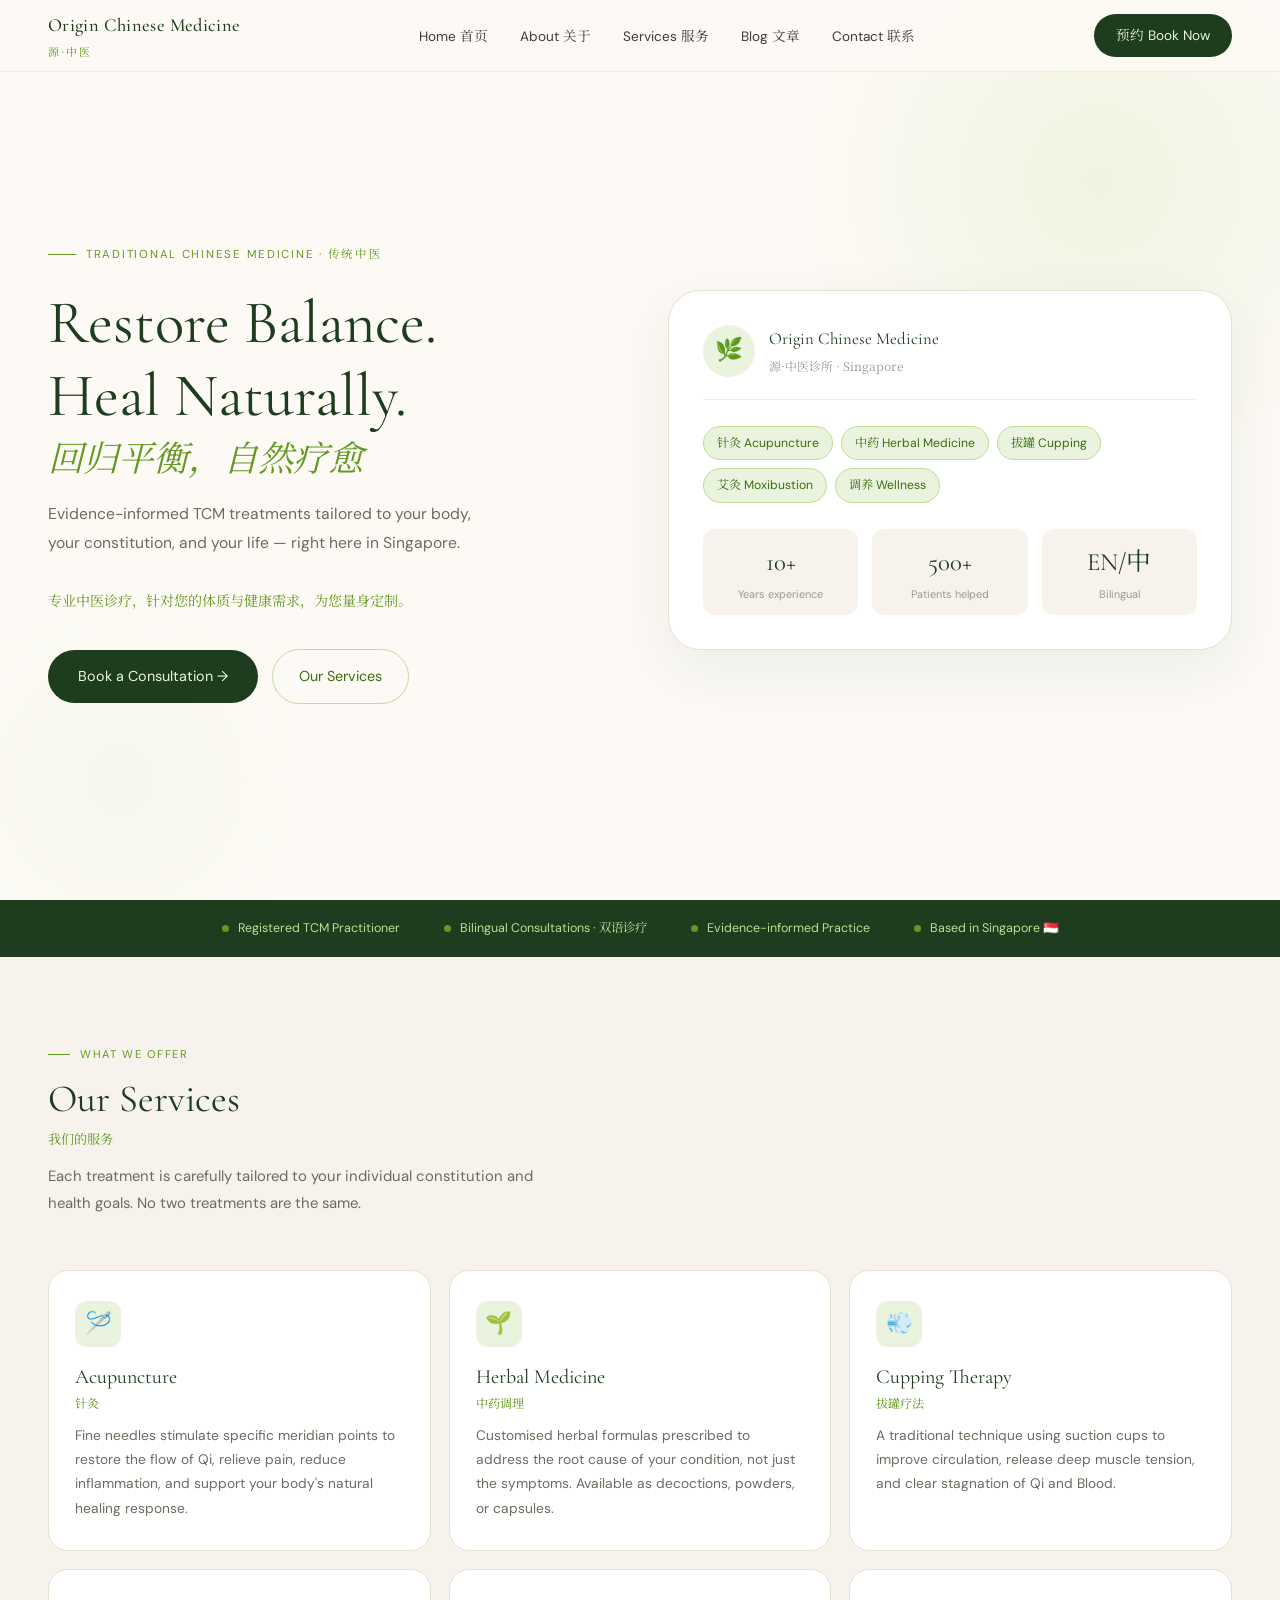
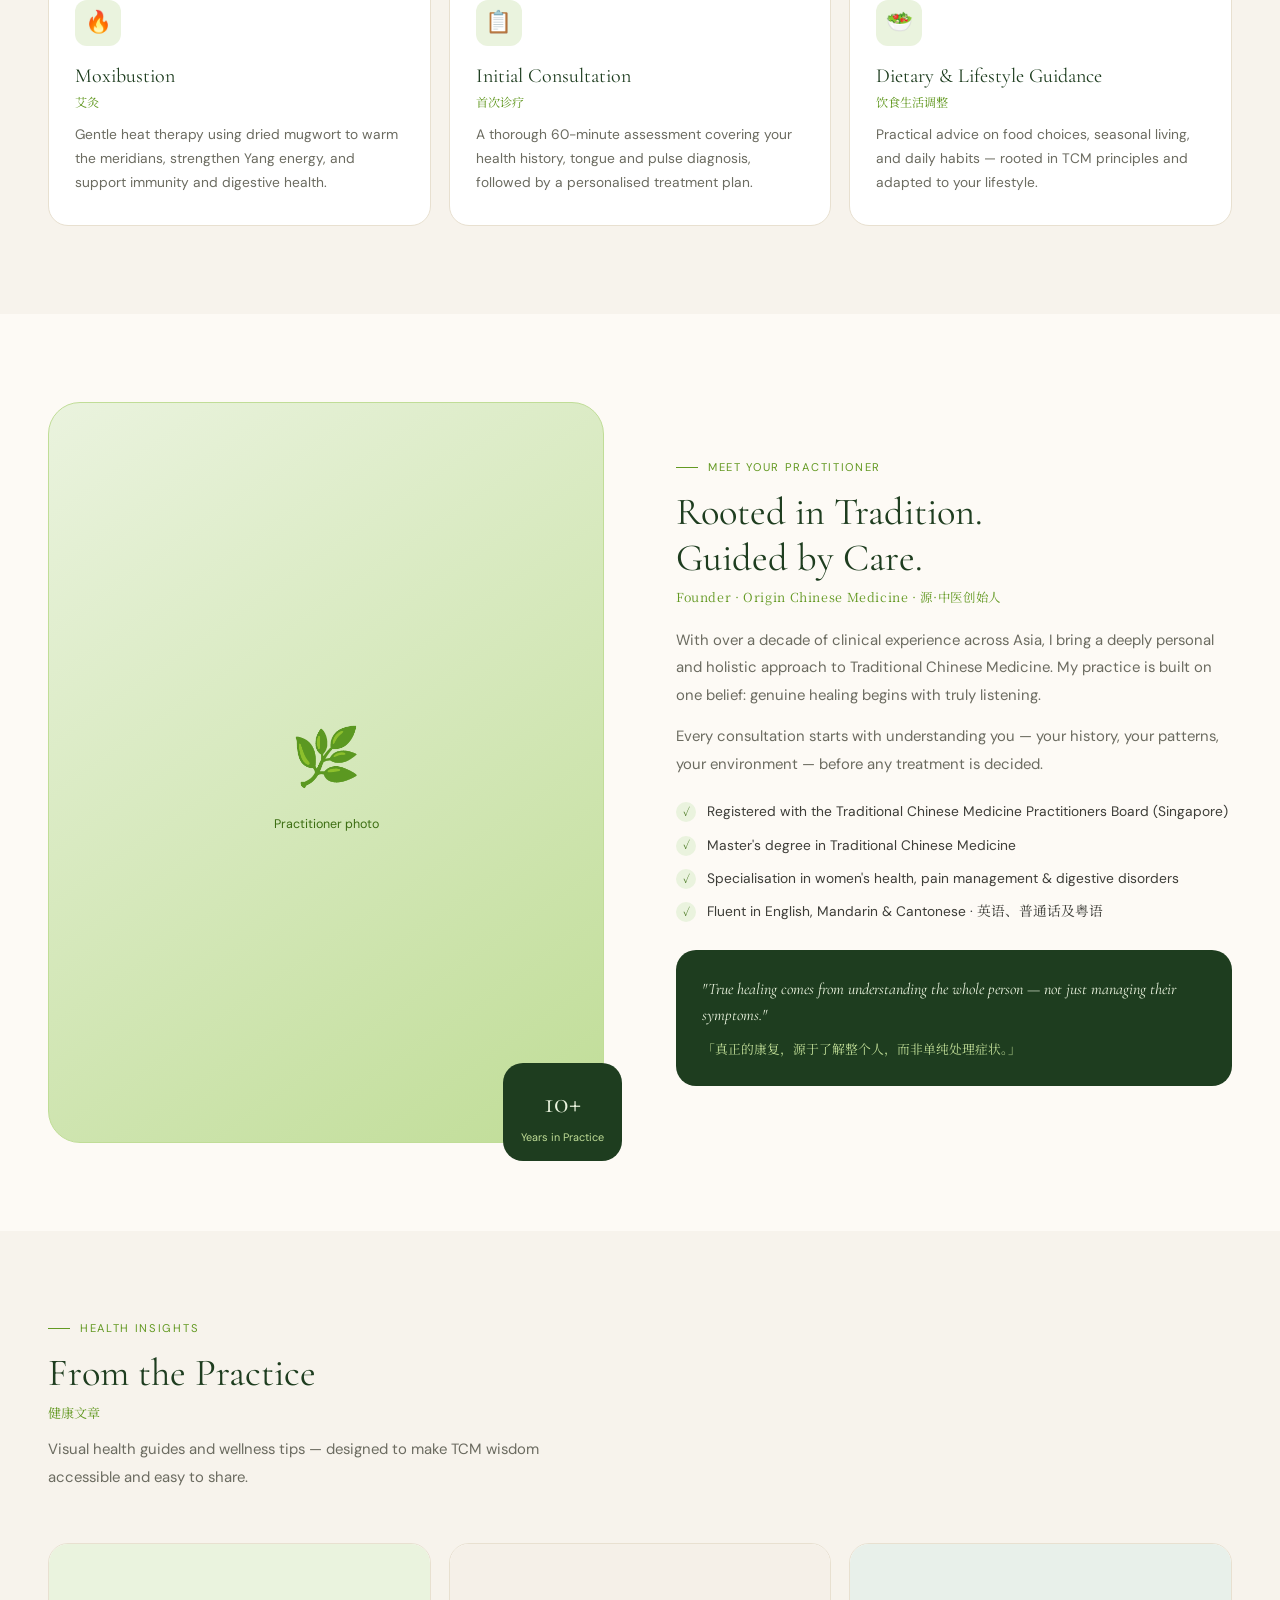
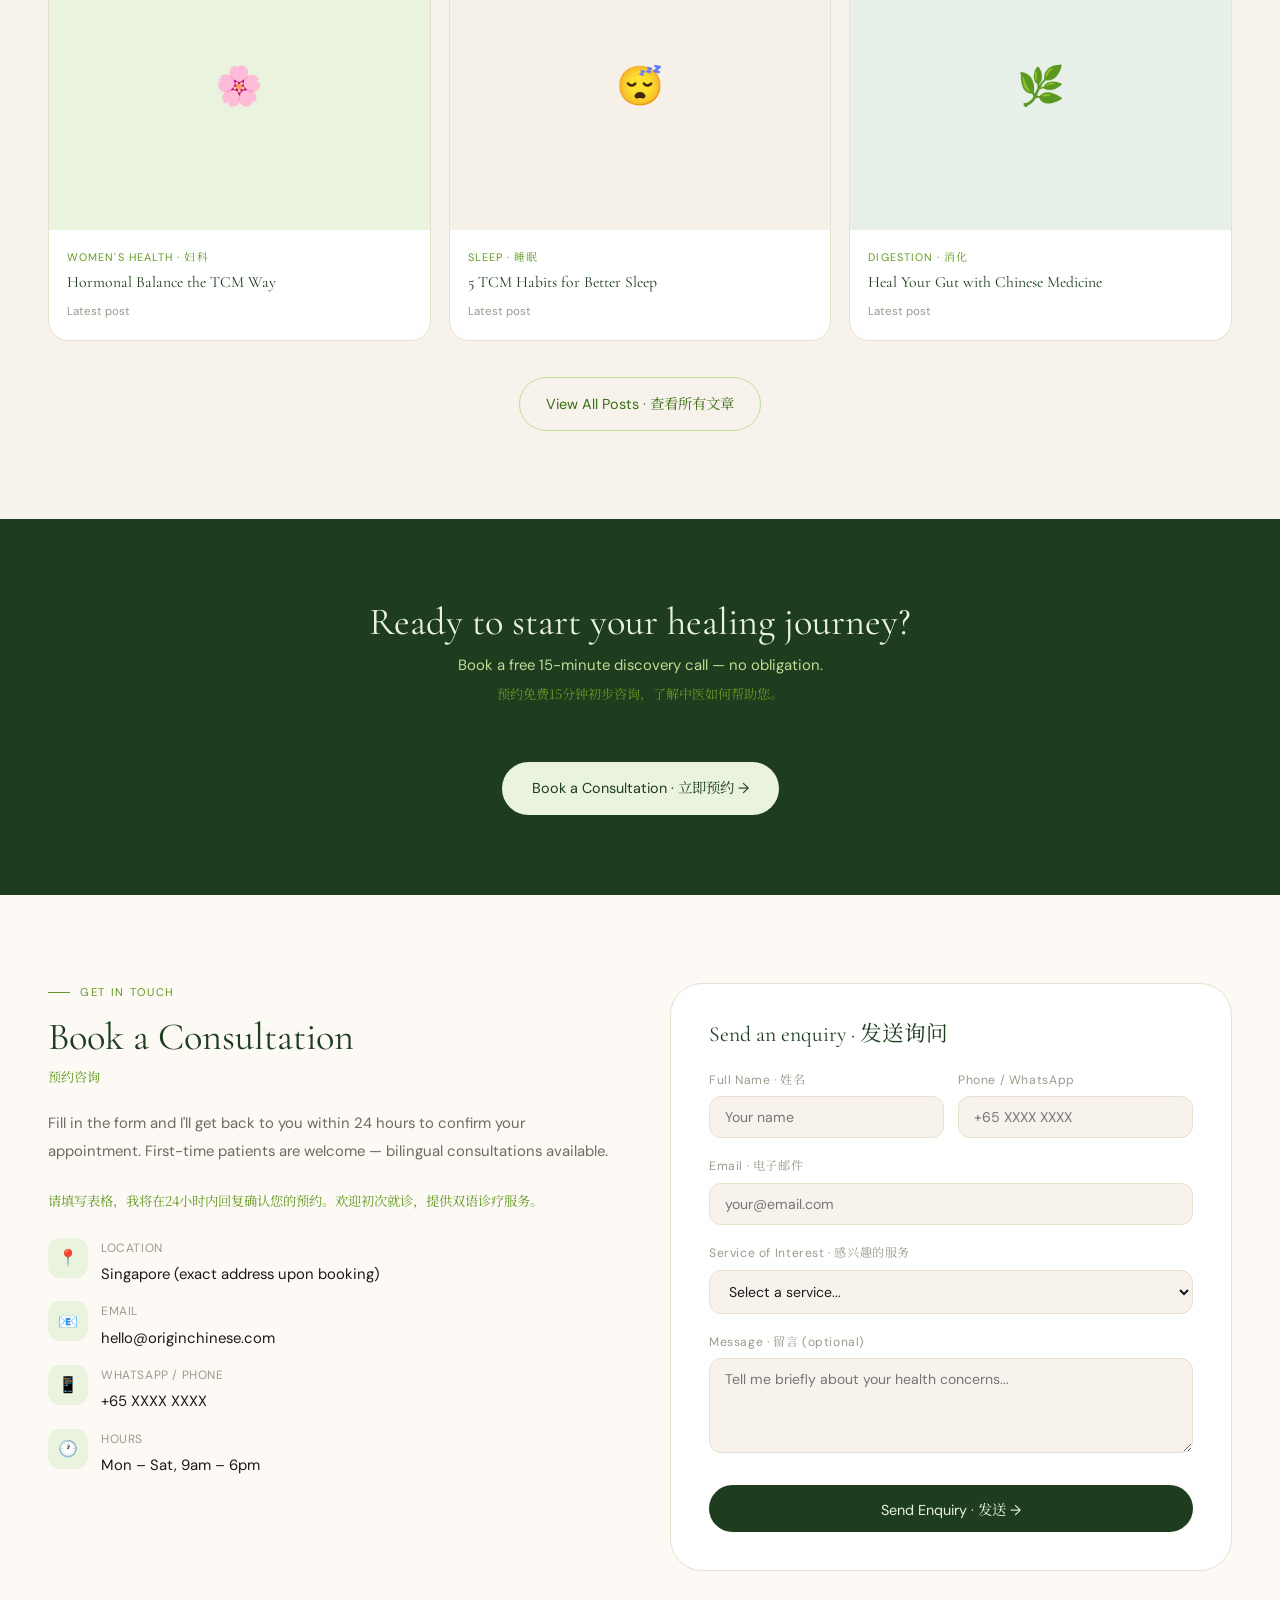
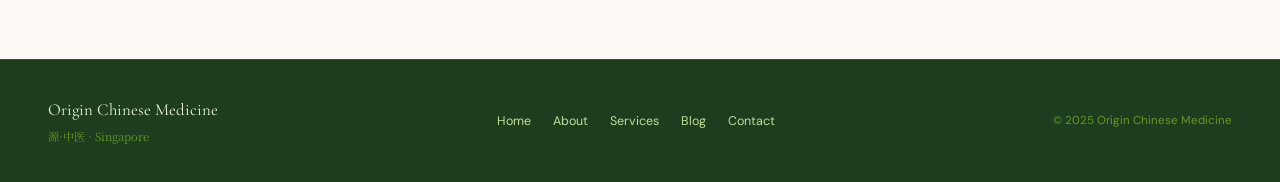
<file: index.html>
<!DOCTYPE html>
<html lang="en">
<head>
  <meta charset="UTF-8" />
  <meta name="viewport" content="width=device-width, initial-scale=1.0" />
  <title>Origin Chinese Medicine | Traditional TCM Singapore | 源·中医</title>
  <meta name="description" content="Origin Chinese Medicine offers professional Traditional Chinese Medicine services in Singapore, including acupuncture, herbal medicine, and holistic wellness consultations. Bilingual in English and Simplified Chinese." />
  <meta name="keywords" content="TCM Singapore, acupuncture Singapore, Chinese medicine Singapore, herbal medicine, 中医 新加坡, 针灸 新加坡" />
  <link rel="preconnect" href="https://fonts.googleapis.com">
  <link rel="preconnect" href="https://fonts.gstatic.com" crossorigin>
  <link href="https://fonts.googleapis.com/css2?family=Cormorant+Garamond:ital,wght@0,300;0,400;0,500;1,300;1,400&family=DM+Sans:wght@300;400;500&family=Noto+Serif+SC:wght@300;400;500&display=swap" rel="stylesheet">
  <style>
    :root {
      --green-deep:  #1E3D1F;
      --green-mid:   #3B6D11;
      --green-soft:  #639922;
      --green-light: #C0DD97;
      --green-pale:  #EAF3DE;
      --beige:       #F7F3EC;
      --beige-dark:  #E8E0D0;
      --cream:       #FDFAF5;
      --text-dark:   #1A1A18;
      --text-mid:    #3D3D38;
      --text-soft:   #6B6B60;
      --text-muted:  #9A9A8E;
      --white:       #FFFFFF;
      --font-display:'Cormorant Garamond','Noto Serif SC',serif;
      --font-body:   'DM Sans','Noto Serif SC',sans-serif;
      --r-sm: 6px; --r-md: 12px; --r-lg: 20px; --r-xl: 32px;
      --t: 0.3s ease;
    }
    *, *::before, *::after { box-sizing: border-box; margin: 0; padding: 0; }
    html { scroll-behavior: smooth; }
    body { font-family: var(--font-body); background: var(--cream); color: var(--text-dark); font-size: 16px; line-height: 1.7; overflow-x: hidden; }
    h1,h2,h3,h4 { font-family: var(--font-display); font-weight: 400; line-height: 1.2; }
    h1 { font-size: clamp(2.2rem,5vw,3.8rem); }
    h2 { font-size: clamp(1.7rem,3vw,2.5rem); }
    h3 { font-size: 1.25rem; }
    a { text-decoration: none; }

    /* NAV */
    nav { position:fixed; top:0; left:0; right:0; z-index:100; display:flex; align-items:center; justify-content:space-between; padding:0 48px; height:72px; background:rgba(253,250,245,0.94); backdrop-filter:blur(12px); border-bottom:1px solid rgba(192,221,151,0.3); transition:box-shadow var(--t); }
    nav.scrolled { box-shadow:0 2px 20px rgba(30,61,31,0.08); }
    .nav-logo { display:flex; flex-direction:column; gap:1px; }
    .nav-logo-en { font-family:var(--font-display); font-size:1.15rem; font-weight:500; color:var(--green-deep); letter-spacing:0.02em; }
    .nav-logo-zh { font-family:'Noto Serif SC',serif; font-size:0.68rem; color:var(--green-soft); letter-spacing:0.15em; }
    .nav-links { display:flex; gap:32px; list-style:none; }
    .nav-links a { font-size:0.85rem; color:var(--text-mid); transition:color var(--t); position:relative; }
    .nav-links a::after { content:''; position:absolute; bottom:-2px; left:0; right:0; height:1px; background:var(--green-soft); transform:scaleX(0); transform-origin:left; transition:transform var(--t); }
    .nav-links a:hover { color:var(--green-mid); }
    .nav-links a:hover::after { transform:scaleX(1); }
    .nav-cta { padding:10px 22px; background:var(--green-deep); color:var(--green-pale); border:none; border-radius:100px; font-family:var(--font-body); font-size:0.85rem; cursor:pointer; transition:background var(--t),transform var(--t); }
    .nav-cta:hover { background:var(--green-mid); transform:translateY(-1px); }
    .hamburger { display:none; flex-direction:column; gap:5px; background:none; border:none; cursor:pointer; padding:4px; }
    .hamburger span { display:block; width:24px; height:1.5px; background:var(--green-deep); transition:var(--t); }
    .mobile-nav { display:none; position:fixed; inset:0; z-index:99; background:var(--cream); flex-direction:column; align-items:center; justify-content:center; gap:32px; }
    .mobile-nav.open { display:flex; }
    .mobile-nav a { font-family:var(--font-display); font-size:1.9rem; color:var(--green-deep); }
    .mobile-nav .close-btn { position:absolute; top:24px; right:40px; background:none; border:none; font-size:1.8rem; color:var(--text-soft); cursor:pointer; }

    /* HERO */
    .hero { min-height:100vh; display:grid; grid-template-columns:1fr 1fr; align-items:center; padding:120px 48px 80px; gap:56px; background:var(--cream); position:relative; overflow:hidden; }
    .hero::before { content:''; position:absolute; top:-120px; right:-120px; width:600px; height:600px; border-radius:50%; background:radial-gradient(circle,rgba(192,221,151,0.22) 0%,transparent 70%); pointer-events:none; }
    .hero::after { content:''; position:absolute; bottom:-80px; left:-80px; width:400px; height:400px; border-radius:50%; background:radial-gradient(circle,rgba(234,243,222,0.35) 0%,transparent 70%); pointer-events:none; }
    .hero-text { position:relative; z-index:1; }
    .hero-eyebrow { display:inline-flex; align-items:center; gap:10px; font-size:0.72rem; letter-spacing:0.15em; text-transform:uppercase; color:var(--green-soft); margin-bottom:22px; }
    .hero-eyebrow::before { content:''; display:block; width:28px; height:1px; background:var(--green-soft); }
    .hero h1 { color:var(--green-deep); margin-bottom:10px; }
    .hero h1 em { font-style:italic; color:var(--green-soft); display:block; font-size:0.58em; margin-top:6px; }
    .hero-desc { font-size:0.98rem; color:var(--text-soft); max-width:440px; margin:18px 0 34px; line-height:1.85; }
    .hero-actions { display:flex; gap:14px; flex-wrap:wrap; align-items:center; }
    .btn-primary { padding:14px 30px; background:var(--green-deep); color:var(--green-pale); border:none; border-radius:100px; font-family:var(--font-body); font-size:0.9rem; cursor:pointer; transition:background var(--t),transform var(--t); display:inline-flex; align-items:center; gap:8px; }
    .btn-primary:hover { background:var(--green-mid); transform:translateY(-2px); }
    .btn-ghost { padding:14px 26px; background:transparent; color:var(--green-mid); border:1px solid var(--green-light); border-radius:100px; font-family:var(--font-body); font-size:0.9rem; cursor:pointer; transition:all var(--t); display:inline-flex; align-items:center; gap:8px; }
    .btn-ghost:hover { background:var(--green-pale); transform:translateY(-2px); }
    .hero-card { background:var(--white); border-radius:var(--r-xl); border:1px solid var(--beige-dark); padding:34px; position:relative; z-index:1; box-shadow:0 20px 60px rgba(30,61,31,0.07); }
    .hero-card-top { display:flex; align-items:center; gap:14px; margin-bottom:26px; padding-bottom:22px; border-bottom:1px solid var(--green-pale); }
    .hero-card-avatar { width:52px; height:52px; border-radius:50%; background:var(--green-pale); display:flex; align-items:center; justify-content:center; font-size:1.4rem; flex-shrink:0; }
    .hero-card-name { font-family:var(--font-display); font-size:1.05rem; color:var(--green-deep); }
    .hero-card-title { font-size:0.75rem; color:var(--text-muted); margin-top:2px; }
    .service-tags { display:flex; flex-wrap:wrap; gap:8px; margin-bottom:26px; }
    .tag { font-size:0.76rem; padding:6px 13px; border-radius:100px; background:var(--green-pale); color:var(--green-mid); border:1px solid var(--green-light); }
    .hero-stats { display:grid; grid-template-columns:1fr 1fr 1fr; gap:14px; }
    .stat-box { text-align:center; padding:12px 8px; background:var(--beige); border-radius:var(--r-md); }
    .stat-num { font-family:var(--font-display); font-size:1.55rem; color:var(--green-deep); }
    .stat-label { font-size:0.68rem; color:var(--text-muted); margin-top:2px; }

    /* TRUST BAR */
    .trust-bar { background:var(--green-deep); padding:18px 48px; display:flex; justify-content:center; gap:44px; flex-wrap:wrap; }
    .trust-item { display:flex; align-items:center; gap:9px; font-size:0.78rem; color:var(--green-light); }
    .trust-dot { width:7px; height:7px; border-radius:50%; background:var(--green-soft); flex-shrink:0; }

    /* SECTIONS */
    section { padding:88px 48px; }
    .section-header { margin-bottom:52px; }
    .eyebrow { font-size:0.7rem; letter-spacing:0.15em; text-transform:uppercase; color:var(--green-soft); margin-bottom:12px; display:flex; align-items:center; gap:10px; }
    .eyebrow::before { content:''; display:block; width:22px; height:1px; background:var(--green-soft); }
    .section-header h2 { color:var(--green-deep); margin-bottom:6px; }
    .zh-caption { font-family:'Noto Serif SC',serif; font-size:0.82rem; color:var(--green-soft); margin-top:4px; }
    .section-sub { font-size:0.93rem; color:var(--text-soft); max-width:520px; margin-top:12px; line-height:1.85; }

    /* SERVICES */
    #services { background:var(--beige); }
    .services-grid { display:grid; grid-template-columns:repeat(3,1fr); gap:18px; }
    .svc-card { background:var(--white); border-radius:var(--r-lg); border:1px solid var(--beige-dark); padding:30px 26px; transition:transform var(--t),border-color var(--t),box-shadow var(--t); }
    .svc-card:hover { transform:translateY(-4px); border-color:var(--green-light); box-shadow:0 12px 36px rgba(30,61,31,0.07); }
    .svc-icon { width:46px; height:46px; border-radius:var(--r-md); background:var(--green-pale); display:flex; align-items:center; justify-content:center; font-size:1.35rem; margin-bottom:18px; }
    .svc-card h3 { font-family:var(--font-display); color:var(--green-deep); margin-bottom:4px; }
    .svc-zh { font-family:'Noto Serif SC',serif; font-size:0.76rem; color:var(--green-soft); margin-bottom:10px; }
    .svc-card p { font-size:0.86rem; color:var(--text-soft); line-height:1.75; }

    /* ABOUT */
    #about { display:grid; grid-template-columns:1fr 1fr; gap:72px; align-items:center; background:var(--cream); }
    .about-img-wrap { position:relative; }
    .about-photo { width:100%; aspect-ratio:3/4; border-radius:var(--r-xl); background:linear-gradient(145deg,var(--green-pale) 0%,var(--green-light) 100%); display:flex; flex-direction:column; align-items:center; justify-content:center; gap:10px; border:1px solid var(--green-light); font-size:3.5rem; }
    .about-photo p { font-size:0.78rem; color:var(--green-mid); font-family:var(--font-body); }
    .about-badge { position:absolute; bottom:-18px; right:-18px; background:var(--green-deep); color:var(--green-pale); padding:14px 18px; border-radius:var(--r-lg); text-align:center; }
    .about-badge .num { font-family:var(--font-display); font-size:1.9rem; }
    .about-badge .lbl { font-size:0.68rem; color:var(--green-light); }
    .about-text h2 { color:var(--green-deep); margin-bottom:6px; }
    .about-role { font-family:'Noto Serif SC',serif; font-size:0.78rem; color:var(--green-soft); margin-bottom:18px; letter-spacing:0.05em; }
    .about-text p { font-size:0.93rem; color:var(--text-soft); line-height:1.85; margin-bottom:14px; }
    .creds { display:flex; flex-direction:column; gap:10px; margin:22px 0; }
    .cred { display:flex; align-items:flex-start; gap:11px; font-size:0.86rem; color:var(--text-mid); }
    .cred-check { width:20px; height:20px; border-radius:50%; background:var(--green-pale); color:var(--green-mid); display:flex; align-items:center; justify-content:center; font-size:0.68rem; flex-shrink:0; margin-top:2px; }
    .philosophy { background:var(--green-deep); border-radius:var(--r-lg); padding:26px; margin-top:26px; }
    .philosophy blockquote { font-family:var(--font-display); font-style:italic; font-size:1rem; color:var(--green-pale); line-height:1.65; margin-bottom:10px; }
    .philosophy .quote-zh { font-family:'Noto Serif SC',serif; font-size:0.8rem; color:var(--green-light); line-height:1.7; }

    /* BLOG PREVIEW */
    #blog-preview { background:var(--beige); padding:88px 48px; }
    .blog-grid { display:grid; grid-template-columns:repeat(3,1fr); gap:18px; }
    .blog-card { background:var(--white); border-radius:var(--r-lg); border:1px solid var(--beige-dark); overflow:hidden; transition:transform var(--t),box-shadow var(--t); cursor:pointer; }
    .blog-card:hover { transform:translateY(-4px); box-shadow:0 12px 36px rgba(30,61,31,0.08); }
    .blog-thumb { width:100%; aspect-ratio:4/3; display:flex; align-items:center; justify-content:center; font-size:2.4rem; }
    .blog-thumb.g1 { background:#EAF3DE; } .blog-thumb.g2 { background:#F5F0E8; } .blog-thumb.g3 { background:#E8F0EA; }
    .blog-body { padding:18px; }
    .blog-tag { font-size:0.68rem; letter-spacing:0.1em; text-transform:uppercase; color:var(--green-soft); margin-bottom:6px; }
    .blog-title { font-family:var(--font-display); font-size:0.98rem; color:var(--green-deep); line-height:1.4; }
    .blog-date { font-size:0.72rem; color:var(--text-muted); margin-top:8px; }
    .blog-center { text-align:center; margin-top:36px; }

    /* CTA BANNER */
    .cta-banner { background:var(--green-deep); padding:80px 48px; text-align:center; }
    .cta-banner h2 { font-family:var(--font-display); color:var(--green-pale); font-size:clamp(1.7rem,3vw,2.5rem); margin-bottom:8px; }
    .cta-banner p { color:var(--green-light); font-size:0.93rem; margin-bottom:4px; }
    .cta-banner .zh { font-family:'Noto Serif SC',serif; color:var(--green-soft); font-size:0.82rem; margin-bottom:30px; }
    .cta-banner .btn-primary { background:var(--green-pale); color:var(--green-deep); }
    .cta-banner .btn-primary:hover { background:var(--white); }

    /* CONTACT */
    #contact { background:var(--cream); }
    .contact-grid { display:grid; grid-template-columns:1fr 1fr; gap:60px; align-items:start; }
    .contact-info h2 { color:var(--green-deep); margin-bottom:6px; }
    .contact-info .zh-sub { font-family:'Noto Serif SC',serif; font-size:0.82rem; color:var(--green-soft); margin-bottom:22px; }
    .contact-info p { font-size:0.93rem; color:var(--text-soft); line-height:1.85; margin-bottom:24px; }
    .contact-details { display:flex; flex-direction:column; gap:14px; }
    .contact-row { display:flex; align-items:flex-start; gap:13px; }
    .contact-icon { width:40px; height:40px; border-radius:var(--r-md); background:var(--green-pale); display:flex; align-items:center; justify-content:center; font-size:1rem; flex-shrink:0; }
    .contact-row-text strong { font-size:0.75rem; color:var(--text-muted); display:block; margin-bottom:2px; font-weight:400; letter-spacing:0.05em; text-transform:uppercase; }
    .contact-row-text span { font-size:0.93rem; color:var(--text-dark); }
    .contact-form-box { background:var(--white); border-radius:var(--r-xl); border:1px solid var(--beige-dark); padding:38px; }
    .contact-form-box h3 { font-family:var(--font-display); font-size:1.35rem; color:var(--green-deep); margin-bottom:22px; }
    .form-group { margin-bottom:18px; }
    .form-group label { display:block; font-size:0.76rem; color:var(--text-muted); margin-bottom:6px; letter-spacing:0.05em; }
    .form-group input, .form-group select, .form-group textarea { width:100%; padding:11px 15px; background:var(--beige); border:1px solid var(--beige-dark); border-radius:var(--r-md); font-family:var(--font-body); font-size:0.88rem; color:var(--text-dark); transition:border-color var(--t); outline:none; resize:vertical; }
    .form-group input:focus, .form-group select:focus, .form-group textarea:focus { border-color:var(--green-soft); background:var(--white); }
    .form-group textarea { min-height:95px; }
    .form-row { display:grid; grid-template-columns:1fr 1fr; gap:14px; }
    .form-submit { width:100%; padding:13px; background:var(--green-deep); color:var(--green-pale); border:none; border-radius:100px; font-family:var(--font-body); font-size:0.9rem; cursor:pointer; margin-top:6px; transition:background var(--t); }
    .form-submit:hover { background:var(--green-mid); }
    .form-success { display:none; text-align:center; padding:24px; color:var(--green-mid); font-size:0.9rem; }

    /* FOOTER */
    footer { background:var(--green-deep); border-top:1px solid rgba(192,221,151,0.15); padding:36px 48px; display:flex; justify-content:space-between; align-items:center; flex-wrap:wrap; gap:18px; }
    .footer-logo-en { font-family:var(--font-display); font-size:1.05rem; color:var(--green-pale); }
    .footer-logo-zh { font-family:'Noto Serif SC',serif; font-size:0.7rem; color:var(--green-soft); margin-top:2px; }
    .footer-links { display:flex; gap:22px; }
    .footer-links a { font-size:0.78rem; color:var(--green-light); transition:color var(--t); }
    .footer-links a:hover { color:var(--green-pale); }
    .footer-copy { font-size:0.72rem; color:var(--green-soft); }

    /* FADE IN */
    .fade-in { opacity:0; transform:translateY(22px); transition:opacity 0.65s ease,transform 0.65s ease; }
    .fade-in.visible { opacity:1; transform:translateY(0); }

    /* RESPONSIVE */
    @media(max-width:900px){
      nav { padding:0 24px; }
      .nav-links,.nav-cta { display:none; }
      .hamburger { display:flex; }
      .hero { grid-template-columns:1fr; padding:100px 24px 60px; gap:36px; text-align:center; }
      .hero-desc { margin:18px auto 32px; }
      .hero-actions { justify-content:center; }
      .trust-bar { padding:18px 24px; gap:18px; }
      section { padding:64px 24px; }
      #blog-preview { padding:64px 24px; }
      .services-grid { grid-template-columns:1fr 1fr; }
      #about { grid-template-columns:1fr; gap:44px; }
      .about-badge { bottom:14px; right:14px; }
      .blog-grid { grid-template-columns:1fr 1fr; }
      .contact-grid { grid-template-columns:1fr; gap:36px; }
      .cta-banner { padding:60px 24px; }
      footer { padding:28px 24px; flex-direction:column; text-align:center; }
      .footer-links { flex-wrap:wrap; justify-content:center; }
    }
    @media(max-width:560px){
      .services-grid,.blog-grid { grid-template-columns:1fr; }
      .form-row { grid-template-columns:1fr; }
    }
  </style>
</head>
<body>

<!-- MOBILE NAV -->
<div class="mobile-nav" id="mobileNav">
  <button class="close-btn" onclick="closeMobileNav()">✕</button>
  <a href="#home" onclick="closeMobileNav()">Home 首页</a>
  <a href="#about" onclick="closeMobileNav()">About 关于</a>
  <a href="#services" onclick="closeMobileNav()">Services 服务</a>
  <a href="blog.html" onclick="closeMobileNav()">Blog 文章</a>
  <a href="#contact" onclick="closeMobileNav()">Contact 联系</a>
</div>

<!-- NAV -->
<nav id="mainNav">
  <a href="index.html" class="nav-logo">
    <span class="nav-logo-en">Origin Chinese Medicine</span>
    <span class="nav-logo-zh">源·中医</span>
  </a>
  <ul class="nav-links">
    <li><a href="#home">Home 首页</a></li>
    <li><a href="#about">About 关于</a></li>
    <li><a href="#services">Services 服务</a></li>
    <li><a href="blog.html">Blog 文章</a></li>
    <li><a href="#contact">Contact 联系</a></li>
  </ul>
  <a href="#contact" class="nav-cta">预约 Book Now</a>
  <button class="hamburger" onclick="openMobileNav()"><span></span><span></span><span></span></button>
</nav>

<!-- HERO -->
<section class="hero" id="home">
  <div class="hero-text fade-in">
    <div class="hero-eyebrow">Traditional Chinese Medicine · 传统中医</div>
    <h1>Restore Balance.<br>Heal Naturally.<em>回归平衡，自然疗愈</em></h1>
    <p class="hero-desc">
      Evidence-informed TCM treatments tailored to your body, your constitution, and your life — right here in Singapore.<br><br>
      <span style="font-family:'Noto Serif SC',serif; font-size:0.88rem; color:var(--green-soft);">专业中医诊疗，针对您的体质与健康需求，为您量身定制。</span>
    </p>
    <div class="hero-actions">
      <a href="#contact" class="btn-primary">Book a Consultation →</a>
      <a href="#services" class="btn-ghost">Our Services</a>
    </div>
  </div>
  <div class="hero-card fade-in" style="transition-delay:0.2s">
    <div class="hero-card-top">
      <div class="hero-card-avatar">🌿</div>
      <div>
        <div class="hero-card-name">Origin Chinese Medicine</div>
        <div class="hero-card-title" style="font-family:'Noto Serif SC',serif">源·中医诊所 · Singapore</div>
      </div>
    </div>
    <div class="service-tags">
      <span class="tag">针灸 Acupuncture</span>
      <span class="tag">中药 Herbal Medicine</span>
      <span class="tag">拔罐 Cupping</span>
      <span class="tag">艾灸 Moxibustion</span>
      <span class="tag">调养 Wellness</span>
    </div>
    <div class="hero-stats">
      <div class="stat-box"><div class="stat-num">10+</div><div class="stat-label">Years experience</div></div>
      <div class="stat-box"><div class="stat-num">500+</div><div class="stat-label">Patients helped</div></div>
      <div class="stat-box"><div class="stat-num">EN/中</div><div class="stat-label">Bilingual</div></div>
    </div>
  </div>
</section>

<!-- TRUST BAR -->
<div class="trust-bar">
  <div class="trust-item"><div class="trust-dot"></div>Registered TCM Practitioner</div>
  <div class="trust-item"><div class="trust-dot"></div>Bilingual Consultations · 双语诊疗</div>
  <div class="trust-item"><div class="trust-dot"></div>Evidence-informed Practice</div>
  <div class="trust-item"><div class="trust-dot"></div>Based in Singapore 🇸🇬</div>
</div>

<!-- SERVICES -->
<section id="services">
  <div class="section-header fade-in">
    <div class="eyebrow">What we offer</div>
    <h2>Our Services</h2>
    <div class="zh-caption">我们的服务</div>
    <p class="section-sub">Each treatment is carefully tailored to your individual constitution and health goals. No two treatments are the same.</p>
  </div>
  <div class="services-grid">
    <div class="svc-card fade-in"><div class="svc-icon">🪡</div><h3>Acupuncture</h3><div class="svc-zh">针灸</div><p>Fine needles stimulate specific meridian points to restore the flow of Qi, relieve pain, reduce inflammation, and support your body's natural healing response.</p></div>
    <div class="svc-card fade-in" style="transition-delay:0.1s"><div class="svc-icon">🌱</div><h3>Herbal Medicine</h3><div class="svc-zh">中药调理</div><p>Customised herbal formulas prescribed to address the root cause of your condition, not just the symptoms. Available as decoctions, powders, or capsules.</p></div>
    <div class="svc-card fade-in" style="transition-delay:0.2s"><div class="svc-icon">💨</div><h3>Cupping Therapy</h3><div class="svc-zh">拔罐疗法</div><p>A traditional technique using suction cups to improve circulation, release deep muscle tension, and clear stagnation of Qi and Blood.</p></div>
    <div class="svc-card fade-in"><div class="svc-icon">🔥</div><h3>Moxibustion</h3><div class="svc-zh">艾灸</div><p>Gentle heat therapy using dried mugwort to warm the meridians, strengthen Yang energy, and support immunity and digestive health.</p></div>
    <div class="svc-card fade-in" style="transition-delay:0.1s"><div class="svc-icon">📋</div><h3>Initial Consultation</h3><div class="svc-zh">首次诊疗</div><p>A thorough 60-minute assessment covering your health history, tongue and pulse diagnosis, followed by a personalised treatment plan.</p></div>
    <div class="svc-card fade-in" style="transition-delay:0.2s"><div class="svc-icon">🥗</div><h3>Dietary &amp; Lifestyle Guidance</h3><div class="svc-zh">饮食生活调整</div><p>Practical advice on food choices, seasonal living, and daily habits — rooted in TCM principles and adapted to your lifestyle.</p></div>
  </div>
</section>

<!-- ABOUT -->
<section id="about">
  <div class="about-img-wrap fade-in">
    <div class="about-photo"><span>🌿</span><p>Practitioner photo</p></div>
    <div class="about-badge"><div class="num">10+</div><div class="lbl">Years in Practice</div></div>
  </div>
  <div class="about-text fade-in" style="transition-delay:0.15s">
    <div class="eyebrow">Meet your practitioner</div>
    <h2>Rooted in Tradition.<br>Guided by Care.</h2>
    <div class="about-role">Founder · Origin Chinese Medicine · 源·中医创始人</div>
    <p>With over a decade of clinical experience across Asia, I bring a deeply personal and holistic approach to Traditional Chinese Medicine. My practice is built on one belief: genuine healing begins with truly listening.</p>
    <p>Every consultation starts with understanding you — your history, your patterns, your environment — before any treatment is decided.</p>
    <div class="creds">
      <div class="cred"><div class="cred-check">✓</div>Registered with the Traditional Chinese Medicine Practitioners Board (Singapore)</div>
      <div class="cred"><div class="cred-check">✓</div>Master's degree in Traditional Chinese Medicine</div>
      <div class="cred"><div class="cred-check">✓</div>Specialisation in women's health, pain management &amp; digestive disorders</div>
      <div class="cred"><div class="cred-check">✓</div>Fluent in English, Mandarin &amp; Cantonese · 英语、普通话及粤语</div>
    </div>
    <div class="philosophy">
      <blockquote>"True healing comes from understanding the whole person — not just managing their symptoms."</blockquote>
      <div class="quote-zh">「真正的康复，源于了解整个人，而非单纯处理症状。」</div>
    </div>
  </div>
</section>

<!-- BLOG PREVIEW -->
<section id="blog-preview">
  <div class="section-header fade-in">
    <div class="eyebrow">Health insights</div>
    <h2>From the Practice</h2>
    <div class="zh-caption">健康文章</div>
    <p class="section-sub">Visual health guides and wellness tips — designed to make TCM wisdom accessible and easy to share.</p>
  </div>
  <div class="blog-grid">
    <div class="blog-card fade-in"><div class="blog-thumb g1">🌸</div><div class="blog-body"><div class="blog-tag">Women's Health · 妇科</div><div class="blog-title">Hormonal Balance the TCM Way</div><div class="blog-date">Latest post</div></div></div>
    <div class="blog-card fade-in" style="transition-delay:0.1s"><div class="blog-thumb g2">😴</div><div class="blog-body"><div class="blog-tag">Sleep · 睡眠</div><div class="blog-title">5 TCM Habits for Better Sleep</div><div class="blog-date">Latest post</div></div></div>
    <div class="blog-card fade-in" style="transition-delay:0.2s"><div class="blog-thumb g3">🌿</div><div class="blog-body"><div class="blog-tag">Digestion · 消化</div><div class="blog-title">Heal Your Gut with Chinese Medicine</div><div class="blog-date">Latest post</div></div></div>
  </div>
  <div class="blog-center"><a href="blog.html" class="btn-ghost">View All Posts · 查看所有文章</a></div>
</section>

<!-- CTA -->
<section class="cta-banner">
  <h2>Ready to start your healing journey?</h2>
  <p>Book a free 15-minute discovery call — no obligation.</p>
  <p class="zh">预约免费15分钟初步咨询，了解中医如何帮助您。</p><br>
  <a href="#contact" class="btn-primary">Book a Consultation · 立即预约 →</a>
</section>

<!-- CONTACT -->
<section id="contact">
  <div class="contact-grid">
    <div class="contact-info fade-in">
      <div class="eyebrow">Get in touch</div>
      <h2>Book a Consultation</h2>
      <div class="zh-sub">预约咨询</div>
      <p>Fill in the form and I'll get back to you within 24 hours to confirm your appointment. First-time patients are welcome — bilingual consultations available.</p>
      <p style="font-family:'Noto Serif SC',serif; font-size:0.83rem; color:var(--green-soft);">请填写表格，我将在24小时内回复确认您的预约。欢迎初次就诊，提供双语诊疗服务。</p>
      <div class="contact-details" style="margin-top:24px">
        <div class="contact-row"><div class="contact-icon">📍</div><div class="contact-row-text"><strong>Location</strong><span>Singapore (exact address upon booking)</span></div></div>
        <div class="contact-row"><div class="contact-icon">📧</div><div class="contact-row-text"><strong>Email</strong><span>hello@originchinese.com</span></div></div>
        <div class="contact-row"><div class="contact-icon">📱</div><div class="contact-row-text"><strong>WhatsApp / Phone</strong><span>+65 XXXX XXXX</span></div></div>
        <div class="contact-row"><div class="contact-icon">🕐</div><div class="contact-row-text"><strong>Hours</strong><span>Mon – Sat, 9am – 6pm</span></div></div>
      </div>
    </div>
    <div class="contact-form-box fade-in" style="transition-delay:0.15s">
      <h3>Send an enquiry · 发送询问</h3>
      <div id="enquiryForm">
        <div class="form-row">
          <div class="form-group"><label>Full Name · 姓名</label><input type="text" placeholder="Your name" /></div>
          <div class="form-group"><label>Phone / WhatsApp</label><input type="tel" placeholder="+65 XXXX XXXX" /></div>
        </div>
        <div class="form-group"><label>Email · 电子邮件</label><input type="email" placeholder="your@email.com" /></div>
        <div class="form-group">
          <label>Service of Interest · 感兴趣的服务</label>
          <select>
            <option value="">Select a service...</option>
            <option>Initial Consultation 首次诊疗</option>
            <option>Acupuncture 针灸</option>
            <option>Herbal Medicine 中药</option>
            <option>Cupping 拔罐</option>
            <option>Moxibustion 艾灸</option>
            <option>General Enquiry 一般询问</option>
          </select>
        </div>
        <div class="form-group"><label>Message · 留言 (optional)</label><textarea placeholder="Tell me briefly about your health concerns..."></textarea></div>
        <button class="form-submit" onclick="submitForm()">Send Enquiry · 发送 →</button>
      </div>
      <div class="form-success" id="formSuccess">
        <div style="font-size:2rem;margin-bottom:10px">🌿</div>
        <strong>Thank you! 谢谢！</strong><br>
        I'll be in touch within 24 hours to confirm your appointment.
      </div>
    </div>
  </div>
</section>

<!-- FOOTER -->
<footer>
  <div><div class="footer-logo-en">Origin Chinese Medicine</div><div class="footer-logo-zh">源·中医 · Singapore</div></div>
  <div class="footer-links">
    <a href="#home">Home</a><a href="#about">About</a><a href="#services">Services</a><a href="blog.html">Blog</a><a href="#contact">Contact</a>
  </div>
  <div class="footer-copy">© 2025 Origin Chinese Medicine</div>
</footer>

<script>
  window.addEventListener('scroll',()=>{ document.getElementById('mainNav').classList.toggle('scrolled',window.scrollY>20); });
  function openMobileNav(){ document.getElementById('mobileNav').classList.add('open'); }
  function closeMobileNav(){ document.getElementById('mobileNav').classList.remove('open'); }
  const obs = new IntersectionObserver((entries)=>{ entries.forEach(e=>{ if(e.isIntersecting) e.target.classList.add('visible'); }); },{threshold:0.1});
  document.querySelectorAll('.fade-in').forEach(el=>obs.observe(el));
  function submitForm(){ document.getElementById('enquiryForm').style.display='none'; document.getElementById('formSuccess').style.display='block'; }
</script>
</body>
</html>
</file>
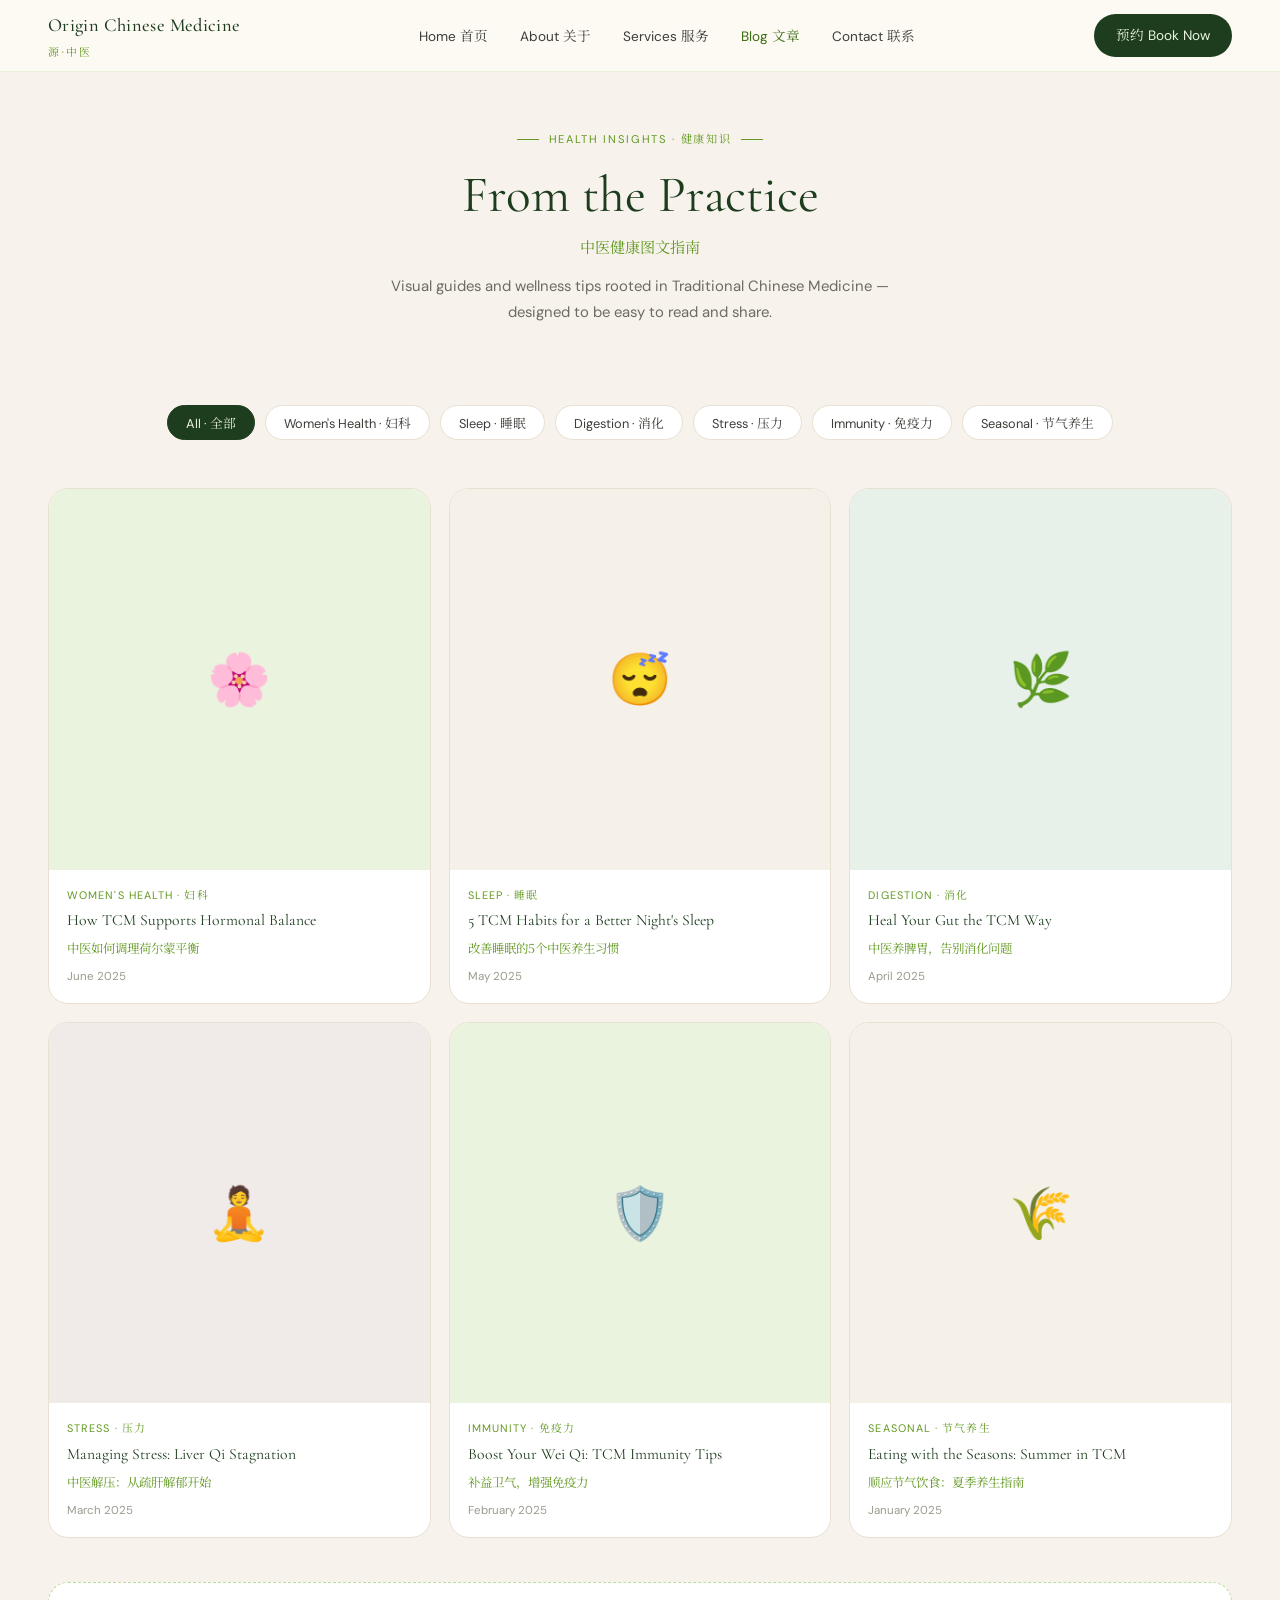
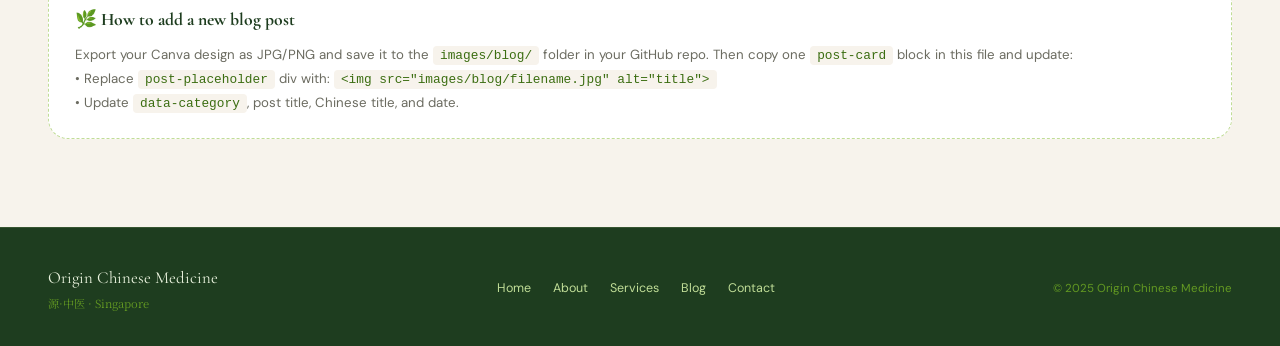
<file: blog.html>
<!DOCTYPE html>
<html lang="en">
<head>
  <meta charset="UTF-8" />
  <meta name="viewport" content="width=device-width, initial-scale=1.0" />
  <title>Health Blog | Origin Chinese Medicine | 健康文章</title>
  <meta name="description" content="Visual health guides and TCM wellness tips from Origin Chinese Medicine Singapore." />
  <link rel="preconnect" href="https://fonts.googleapis.com">
  <link rel="preconnect" href="https://fonts.gstatic.com" crossorigin>
  <link href="https://fonts.googleapis.com/css2?family=Cormorant+Garamond:ital,wght@0,300;0,400;0,500;1,300;1,400&family=DM+Sans:wght@300;400;500&family=Noto+Serif+SC:wght@300;400;500&display=swap" rel="stylesheet">
  <style>
    :root {
      --green-deep:#1E3D1F; --green-mid:#3B6D11; --green-soft:#639922;
      --green-light:#C0DD97; --green-pale:#EAF3DE; --beige:#F7F3EC;
      --beige-dark:#E8E0D0; --cream:#FDFAF5; --text-dark:#1A1A18;
      --text-mid:#3D3D38; --text-soft:#6B6B60; --text-muted:#9A9A8E; --white:#FFFFFF;
      --font-display:'Cormorant Garamond','Noto Serif SC',serif;
      --font-body:'DM Sans','Noto Serif SC',sans-serif;
      --r-md:12px; --r-lg:20px; --r-xl:32px; --t:0.3s ease;
    }
    *,*::before,*::after{box-sizing:border-box;margin:0;padding:0;}
    html{scroll-behavior:smooth;}
    body{font-family:var(--font-body);background:var(--cream);color:var(--text-dark);font-size:16px;line-height:1.7;overflow-x:hidden;}
    h1,h2,h3{font-family:var(--font-display);font-weight:400;line-height:1.2;}
    a{text-decoration:none;}

    /* NAV */
    nav{position:fixed;top:0;left:0;right:0;z-index:100;display:flex;align-items:center;justify-content:space-between;padding:0 48px;height:72px;background:rgba(253,250,245,0.94);backdrop-filter:blur(12px);border-bottom:1px solid rgba(192,221,151,0.3);transition:box-shadow var(--t);}
    nav.scrolled{box-shadow:0 2px 20px rgba(30,61,31,0.08);}
    .nav-logo{display:flex;flex-direction:column;gap:1px;}
    .nav-logo-en{font-family:var(--font-display);font-size:1.15rem;font-weight:500;color:var(--green-deep);letter-spacing:0.02em;}
    .nav-logo-zh{font-family:'Noto Serif SC',serif;font-size:0.68rem;color:var(--green-soft);letter-spacing:0.15em;}
    .nav-links{display:flex;gap:32px;list-style:none;}
    .nav-links a{font-size:0.85rem;color:var(--text-mid);transition:color var(--t);}
    .nav-links a:hover,.nav-links a.active{color:var(--green-mid);}
    .nav-cta{padding:10px 22px;background:var(--green-deep);color:var(--green-pale);border:none;border-radius:100px;font-family:var(--font-body);font-size:0.85rem;cursor:pointer;transition:background var(--t);}
    .nav-cta:hover{background:var(--green-mid);}
    .hamburger{display:none;flex-direction:column;gap:5px;background:none;border:none;cursor:pointer;padding:4px;}
    .hamburger span{display:block;width:24px;height:1.5px;background:var(--green-deep);}
    .mobile-nav{display:none;position:fixed;inset:0;z-index:99;background:var(--cream);flex-direction:column;align-items:center;justify-content:center;gap:32px;}
    .mobile-nav.open{display:flex;}
    .mobile-nav a{font-family:var(--font-display);font-size:1.9rem;color:var(--green-deep);}
    .mobile-nav .close-btn{position:absolute;top:24px;right:40px;background:none;border:none;font-size:1.8rem;color:var(--text-soft);cursor:pointer;}

    /* BLOG HERO */
    .blog-hero{padding:130px 48px 52px;background:var(--beige);text-align:center;}
    .eyebrow{font-size:0.7rem;letter-spacing:0.15em;text-transform:uppercase;color:var(--green-soft);display:flex;align-items:center;justify-content:center;gap:10px;margin-bottom:16px;}
    .eyebrow::before{content:'';display:block;width:22px;height:1px;background:var(--green-soft);}
    .eyebrow::after{content:'';display:block;width:22px;height:1px;background:var(--green-soft);}
    .blog-hero h1{font-size:clamp(2rem,4vw,3.2rem);color:var(--green-deep);margin-bottom:8px;}
    .blog-hero .zh-sub{font-family:'Noto Serif SC',serif;font-size:0.95rem;color:var(--green-soft);margin-bottom:14px;}
    .blog-hero p{font-size:0.93rem;color:var(--text-soft);max-width:500px;margin:0 auto;}

    /* FILTER */
    .filter-bar{display:flex;justify-content:center;flex-wrap:wrap;gap:10px;padding:28px 48px 0;background:var(--beige);}
    .filter-btn{padding:7px 18px;border-radius:100px;font-size:0.8rem;border:1px solid var(--beige-dark);background:var(--white);color:var(--text-mid);cursor:pointer;transition:all 0.2s;font-family:var(--font-body);}
    .filter-btn:hover,.filter-btn.active{background:var(--green-deep);color:var(--green-pale);border-color:var(--green-deep);}

    /* GRID */
    .blog-section{padding:48px 48px 88px;background:var(--beige);}
    .posts-grid{display:grid;grid-template-columns:repeat(3,1fr);gap:18px;}
    .post-card{background:var(--white);border-radius:var(--r-lg);border:1px solid var(--beige-dark);overflow:hidden;cursor:pointer;transition:transform 0.25s,box-shadow 0.25s;}
    .post-card:hover{transform:translateY(-6px);box-shadow:0 16px 44px rgba(30,61,31,0.1);}
    .post-card img{width:100%;display:block;object-fit:cover;aspect-ratio:1/1;background:var(--green-pale);}
    .post-placeholder{width:100%;aspect-ratio:1/1;display:flex;align-items:center;justify-content:center;font-size:3.2rem;}
    .c1{background:#EAF3DE;} .c2{background:#F5F0E8;} .c3{background:#E8F0EA;} .c4{background:#F0EAE8;}
    .post-meta{padding:16px 18px;}
    .post-category{font-size:0.68rem;letter-spacing:0.1em;text-transform:uppercase;color:var(--green-soft);margin-bottom:6px;}
    .post-title{font-family:var(--font-display);font-size:0.98rem;color:var(--green-deep);line-height:1.4;margin-bottom:6px;}
    .post-title-zh{font-family:'Noto Serif SC',serif;font-size:0.78rem;color:var(--green-soft);margin-bottom:8px;}
    .post-date{font-size:0.72rem;color:var(--text-muted);}

    /* LIGHTBOX */
    .lightbox{display:none;position:fixed;inset:0;z-index:999;background:rgba(10,20,10,0.85);align-items:center;justify-content:center;padding:24px;}
    .lightbox.open{display:flex;}
    .lightbox-inner{max-width:660px;width:100%;background:var(--white);border-radius:var(--r-xl);overflow:hidden;position:relative;}
    .lightbox-img-area{width:100%;aspect-ratio:1/1;display:flex;align-items:center;justify-content:center;background:var(--beige);}
    .lightbox-img-area img{width:100%;height:100%;object-fit:contain;display:block;}
    .lightbox-img-area .lb-placeholder{font-size:5rem;}
    .lightbox-body{padding:22px 26px;}
    .lightbox-cat{font-size:0.7rem;letter-spacing:0.1em;text-transform:uppercase;color:var(--green-soft);margin-bottom:6px;}
    .lightbox-title{font-family:var(--font-display);font-size:1.25rem;color:var(--green-deep);margin-bottom:4px;}
    .lightbox-title-zh{font-family:'Noto Serif SC',serif;font-size:0.86rem;color:var(--green-soft);}
    .lightbox-close{position:absolute;top:14px;right:14px;width:34px;height:34px;border-radius:50%;background:rgba(0,0,0,0.28);color:white;border:none;font-size:0.95rem;cursor:pointer;display:flex;align-items:center;justify-content:center;}

    /* ADD POST GUIDE */
    .add-guide{margin-top:44px;padding:22px 26px;background:var(--white);border-radius:var(--r-lg);border:1px dashed var(--green-light);}
    .add-guide h4{font-family:var(--font-display);color:var(--green-deep);margin-bottom:8px;font-size:1.1rem;}
    .add-guide p{font-size:0.83rem;color:var(--text-soft);line-height:1.75;}
    .add-guide code{background:var(--beige);padding:2px 7px;border-radius:4px;font-family:monospace;font-size:0.8rem;color:var(--green-mid);}

    /* FOOTER */
    footer{background:var(--green-deep);border-top:1px solid rgba(192,221,151,0.15);padding:36px 48px;display:flex;justify-content:space-between;align-items:center;flex-wrap:wrap;gap:18px;}
    .footer-logo-en{font-family:var(--font-display);font-size:1.05rem;color:var(--green-pale);}
    .footer-logo-zh{font-family:'Noto Serif SC',serif;font-size:0.7rem;color:var(--green-soft);margin-top:2px;}
    .footer-links{display:flex;gap:22px;}
    .footer-links a{font-size:0.78rem;color:var(--green-light);transition:color var(--t);}
    .footer-links a:hover{color:var(--green-pale);}
    .footer-copy{font-size:0.72rem;color:var(--green-soft);}

    .fade-in{opacity:0;transform:translateY(20px);transition:opacity 0.6s ease,transform 0.6s ease;}
    .fade-in.visible{opacity:1;transform:translateY(0);}

    @media(max-width:900px){
      nav{padding:0 24px;} .nav-links,.nav-cta{display:none;} .hamburger{display:flex;}
      .blog-hero,.filter-bar,.blog-section{padding-left:24px;padding-right:24px;}
      .blog-hero{padding-top:108px;}
      .posts-grid{grid-template-columns:repeat(2,1fr);}
      footer{padding:28px 24px;flex-direction:column;text-align:center;}
      .footer-links{flex-wrap:wrap;justify-content:center;}
    }
    @media(max-width:560px){.posts-grid{grid-template-columns:1fr;}}
  </style>
</head>
<body>

<!-- MOBILE NAV -->
<div class="mobile-nav" id="mobileNav">
  <button class="close-btn" onclick="closeMobileNav()">✕</button>
  <a href="index.html" onclick="closeMobileNav()">Home 首页</a>
  <a href="index.html#about" onclick="closeMobileNav()">About 关于</a>
  <a href="index.html#services" onclick="closeMobileNav()">Services 服务</a>
  <a href="blog.html" onclick="closeMobileNav()">Blog 文章</a>
  <a href="index.html#contact" onclick="closeMobileNav()">Contact 联系</a>
</div>

<!-- NAV -->
<nav id="mainNav">
  <a href="index.html" class="nav-logo">
    <span class="nav-logo-en">Origin Chinese Medicine</span>
    <span class="nav-logo-zh">源·中医</span>
  </a>
  <ul class="nav-links">
    <li><a href="index.html#home">Home 首页</a></li>
    <li><a href="index.html#about">About 关于</a></li>
    <li><a href="index.html#services">Services 服务</a></li>
    <li><a href="blog.html" class="active">Blog 文章</a></li>
    <li><a href="index.html#contact">Contact 联系</a></li>
  </ul>
  <a href="index.html#contact" class="nav-cta">预约 Book Now</a>
  <button class="hamburger" onclick="openMobileNav()"><span></span><span></span><span></span></button>
</nav>

<!-- HERO -->
<div class="blog-hero">
  <div class="eyebrow">Health insights · 健康知识</div>
  <h1>From the Practice</h1>
  <div class="zh-sub">中医健康图文指南</div>
  <p>Visual guides and wellness tips rooted in Traditional Chinese Medicine — designed to be easy to read and share.</p>
</div>

<!-- FILTERS -->
<div class="filter-bar">
  <button class="filter-btn active" onclick="filterPosts('all',this)">All · 全部</button>
  <button class="filter-btn" onclick="filterPosts('womens',this)">Women's Health · 妇科</button>
  <button class="filter-btn" onclick="filterPosts('sleep',this)">Sleep · 睡眠</button>
  <button class="filter-btn" onclick="filterPosts('digestion',this)">Digestion · 消化</button>
  <button class="filter-btn" onclick="filterPosts('stress',this)">Stress · 压力</button>
  <button class="filter-btn" onclick="filterPosts('immunity',this)">Immunity · 免疫力</button>
  <button class="filter-btn" onclick="filterPosts('seasonal',this)">Seasonal · 节气养生</button>
</div>

<!-- POSTS -->
<div class="blog-section">
  <div class="posts-grid" id="postsGrid">

    <div class="post-card fade-in" data-category="womens" onclick="openLightbox(this)">
      <div class="post-placeholder c1">🌸</div>
      <div class="post-meta">
        <div class="post-category">Women's Health · 妇科</div>
        <div class="post-title">How TCM Supports Hormonal Balance</div>
        <div class="post-title-zh">中医如何调理荷尔蒙平衡</div>
        <div class="post-date">June 2025</div>
      </div>
    </div>

    <div class="post-card fade-in" data-category="sleep" onclick="openLightbox(this)" style="transition-delay:0.1s">
      <div class="post-placeholder c2">😴</div>
      <div class="post-meta">
        <div class="post-category">Sleep · 睡眠</div>
        <div class="post-title">5 TCM Habits for a Better Night's Sleep</div>
        <div class="post-title-zh">改善睡眠的5个中医养生习惯</div>
        <div class="post-date">May 2025</div>
      </div>
    </div>

    <div class="post-card fade-in" data-category="digestion" onclick="openLightbox(this)" style="transition-delay:0.2s">
      <div class="post-placeholder c3">🌿</div>
      <div class="post-meta">
        <div class="post-category">Digestion · 消化</div>
        <div class="post-title">Heal Your Gut the TCM Way</div>
        <div class="post-title-zh">中医养脾胃，告别消化问题</div>
        <div class="post-date">April 2025</div>
      </div>
    </div>

    <div class="post-card fade-in" data-category="stress" onclick="openLightbox(this)">
      <div class="post-placeholder c4">🧘</div>
      <div class="post-meta">
        <div class="post-category">Stress · 压力</div>
        <div class="post-title">Managing Stress: Liver Qi Stagnation</div>
        <div class="post-title-zh">中医解压：从疏肝解郁开始</div>
        <div class="post-date">March 2025</div>
      </div>
    </div>

    <div class="post-card fade-in" data-category="immunity" onclick="openLightbox(this)" style="transition-delay:0.1s">
      <div class="post-placeholder c1">🛡️</div>
      <div class="post-meta">
        <div class="post-category">Immunity · 免疫力</div>
        <div class="post-title">Boost Your Wei Qi: TCM Immunity Tips</div>
        <div class="post-title-zh">补益卫气，增强免疫力</div>
        <div class="post-date">February 2025</div>
      </div>
    </div>

    <div class="post-card fade-in" data-category="seasonal" onclick="openLightbox(this)" style="transition-delay:0.2s">
      <div class="post-placeholder c2">🌾</div>
      <div class="post-meta">
        <div class="post-category">Seasonal · 节气养生</div>
        <div class="post-title">Eating with the Seasons: Summer in TCM</div>
        <div class="post-title-zh">顺应节气饮食：夏季养生指南</div>
        <div class="post-date">January 2025</div>
      </div>
    </div>

  </div>

  <div class="add-guide">
    <h4>🌿 How to add a new blog post</h4>
    <p>
      Export your Canva design as JPG/PNG and save it to the <code>images/blog/</code> folder in your GitHub repo. Then copy one <code>post-card</code> block in this file and update:<br>
      • Replace <code>post-placeholder</code> div with: <code>&lt;img src="images/blog/filename.jpg" alt="title"&gt;</code><br>
      • Update <code>data-category</code>, post title, Chinese title, and date.
    </p>
  </div>
</div>

<!-- LIGHTBOX -->
<div class="lightbox" id="lightbox" onclick="closeLightboxOnBg(event)">
  <div class="lightbox-inner">
    <button class="lightbox-close" onclick="closeLightbox()">✕</button>
    <div class="lightbox-img-area" id="lightboxImgArea"></div>
    <div class="lightbox-body">
      <div class="lightbox-cat" id="lightboxCat"></div>
      <div class="lightbox-title" id="lightboxTitle"></div>
      <div class="lightbox-title-zh" id="lightboxZh"></div>
    </div>
  </div>
</div>

<!-- FOOTER -->
<footer>
  <div><div class="footer-logo-en">Origin Chinese Medicine</div><div class="footer-logo-zh">源·中医 · Singapore</div></div>
  <div class="footer-links">
    <a href="index.html">Home</a><a href="index.html#about">About</a><a href="index.html#services">Services</a><a href="blog.html">Blog</a><a href="index.html#contact">Contact</a>
  </div>
  <div class="footer-copy">© 2025 Origin Chinese Medicine</div>
</footer>

<script>
  window.addEventListener('scroll',()=>{ document.getElementById('mainNav').classList.toggle('scrolled',window.scrollY>20); });
  function openMobileNav(){ document.getElementById('mobileNav').classList.add('open'); }
  function closeMobileNav(){ document.getElementById('mobileNav').classList.remove('open'); }
  const obs=new IntersectionObserver((e)=>{ e.forEach(x=>{ if(x.isIntersecting) x.target.classList.add('visible'); }); },{threshold:0.1});
  document.querySelectorAll('.fade-in').forEach(el=>obs.observe(el));

  function filterPosts(cat,btn){
    document.querySelectorAll('.filter-btn').forEach(b=>b.classList.remove('active'));
    btn.classList.add('active');
    document.querySelectorAll('.post-card').forEach(c=>{ c.style.display=(cat==='all'||c.dataset.category===cat)?'block':'none'; });
  }

  function openLightbox(card){
    const img=card.querySelector('img');
    const ph=card.querySelector('.post-placeholder');
    document.getElementById('lightboxCat').textContent=card.querySelector('.post-category').textContent;
    document.getElementById('lightboxTitle').textContent=card.querySelector('.post-title').textContent;
    document.getElementById('lightboxZh').textContent=card.querySelector('.post-title-zh').textContent;
    const area=document.getElementById('lightboxImgArea');
    if(img){ area.innerHTML=`<img src="${img.src}" alt="">`; }
    else { area.innerHTML=`<div class="lb-placeholder">${ph.innerHTML}</div>`; }
    document.getElementById('lightbox').classList.add('open');
    document.body.style.overflow='hidden';
  }
  function closeLightbox(){ document.getElementById('lightbox').classList.remove('open'); document.body.style.overflow=''; }
  function closeLightboxOnBg(e){ if(e.target===document.getElementById('lightbox')) closeLightbox(); }
  document.addEventListener('keydown',e=>{ if(e.key==='Escape') closeLightbox(); });
</script>
</body>
</html>
</file>
